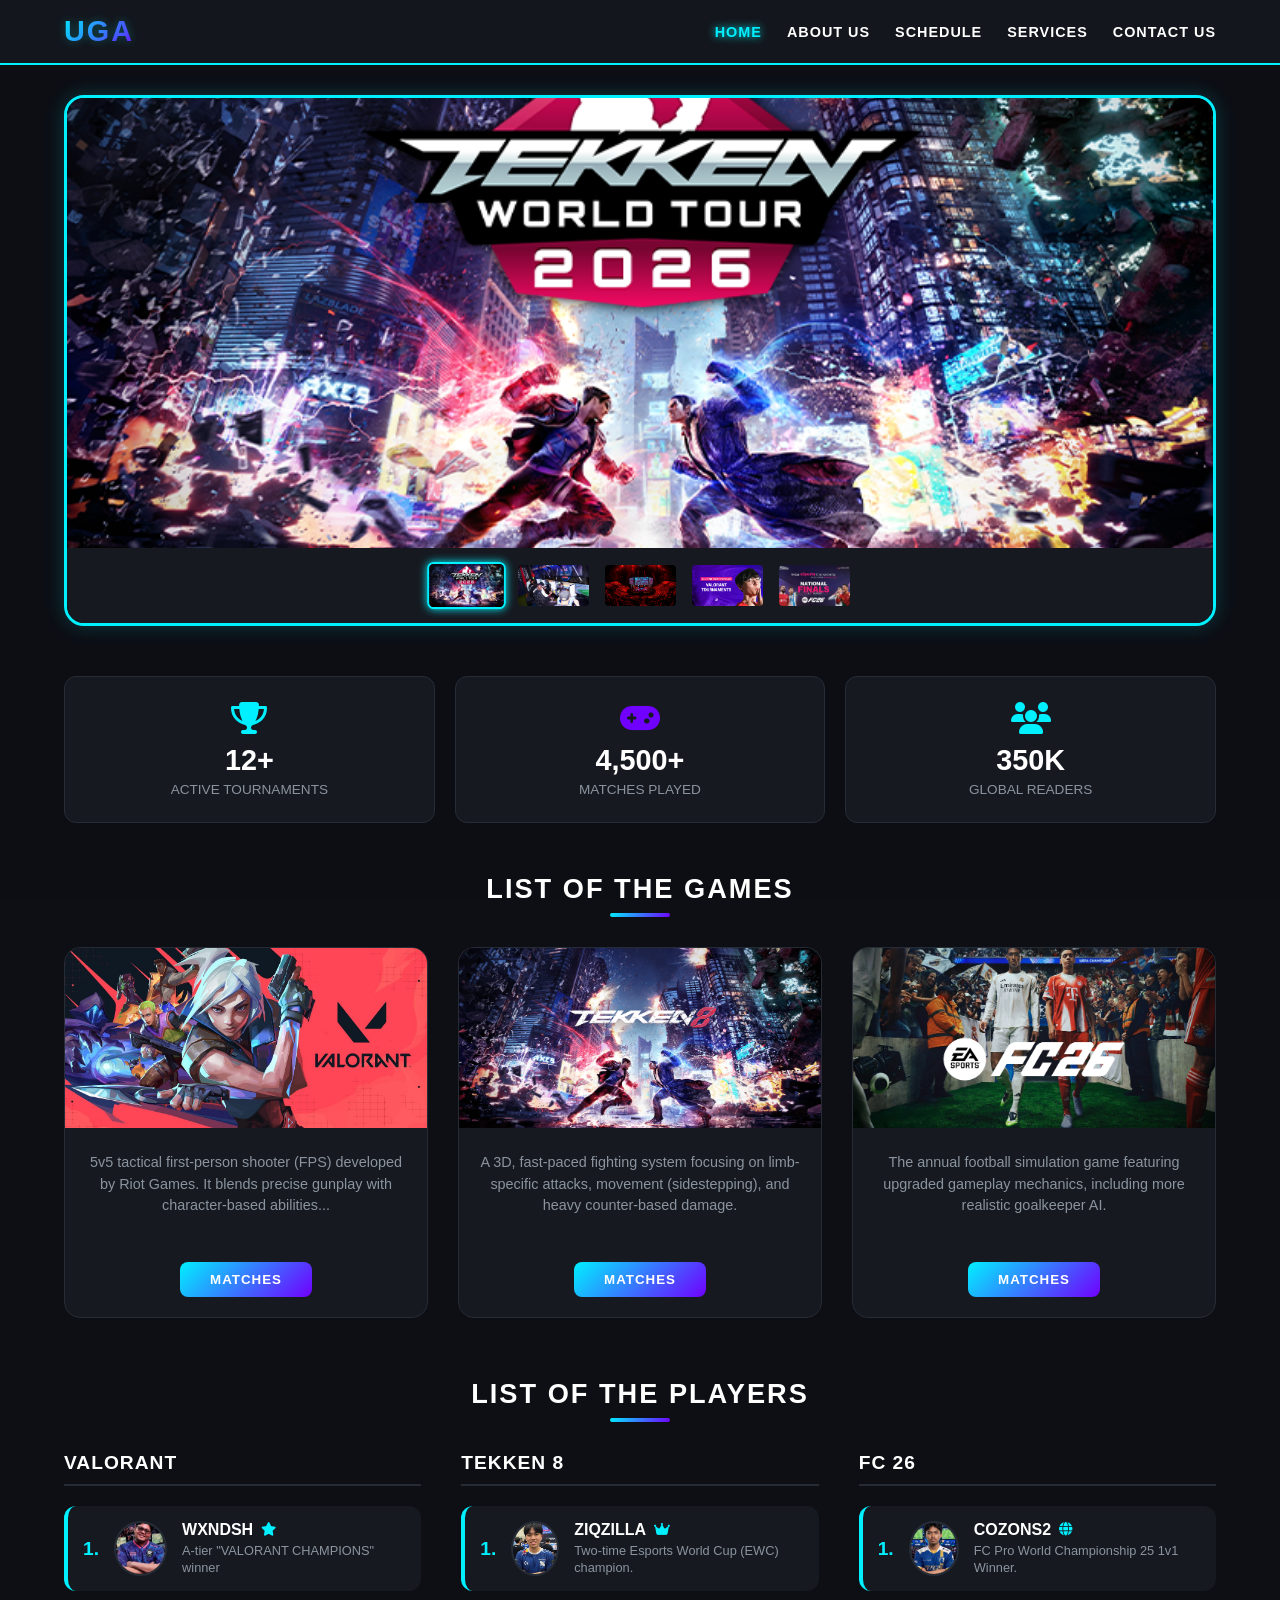
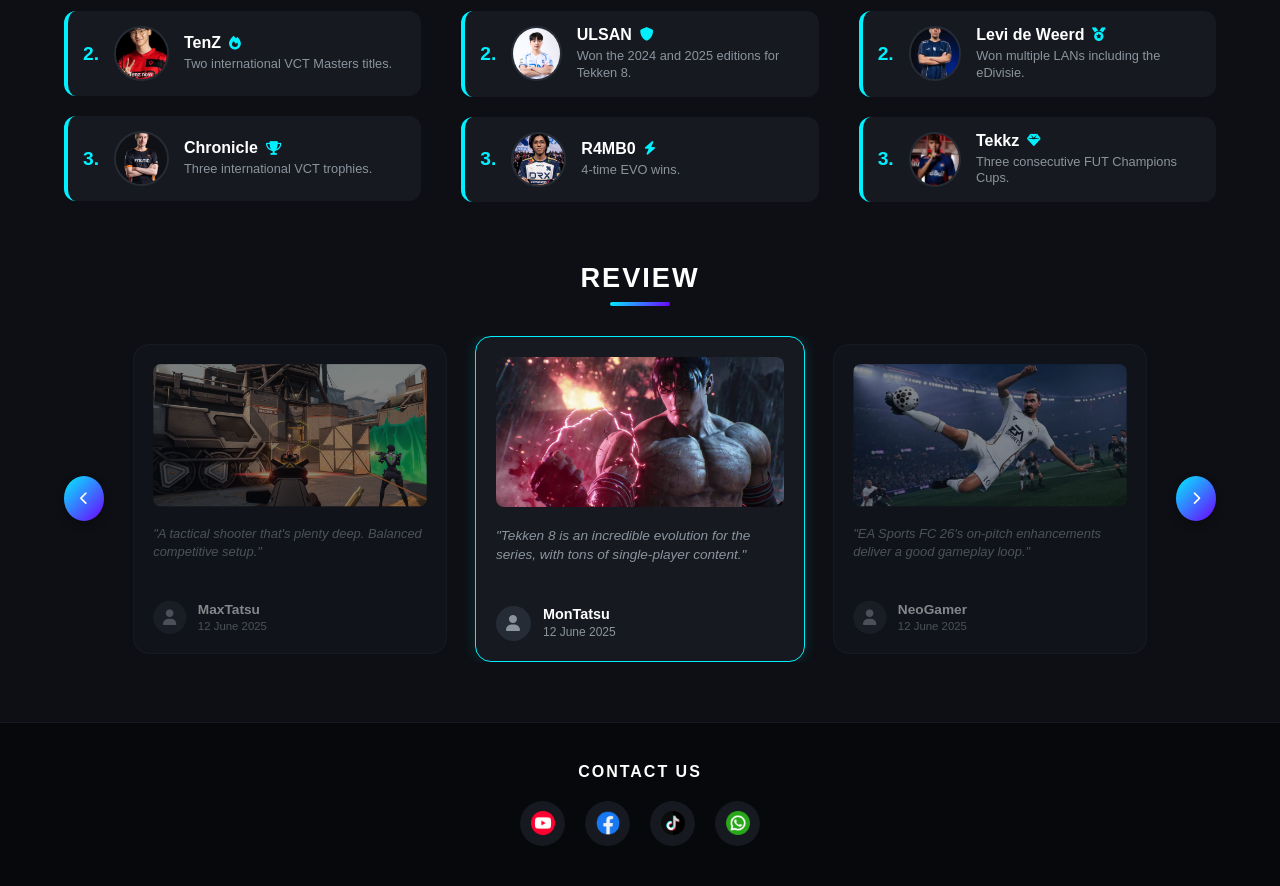
<file: index.html>
<!DOCTYPE html>
<html lang="en">
<head>
    <meta charset="UTF-8">
    <meta name="viewport" content="width=device-width, initial-scale=1.0">
    <title>UGA Esports</title>
    <link rel="stylesheet" href="css/style.css">
    <!-- FIXED: Added FontAwesome CDN so icons can render cleanly -->
    <link rel="stylesheet" href="https://cdnjs.cloudflare.com/ajax/libs/font-awesome/6.4.0/css/all.min.css">
</head>
<body>

<!-- Force fixed background behavior directly inline -->
<video autoplay muted loop playsinline id="bg-video" 
       style="position: fixed; 
              top: 0; 
              left: 0; 
              width: 100vw; 
              height: 100vh; 
              object-fit: cover; 
              z-index: -9999; 
              pointer-events: none; 
              opacity: 0.35;">
    <source src="img/tekken8video.mp4" type="video/mp4">
    Your browser does not support the video tag.
</video>

	
    <!-- HEADER / NAVIGATION -->
    <header>
        <div class="navbar container">
            <div class="logo">
                <span class="logo-text">UGA</span>
            </div>
            <nav>
                <ul>
                    <li><a href="index.html" class="active">HOME</a></li>
                    <li><a href="about.html">ABOUT US</a></li>
                    <li><a href="schedule.html">SCHEDULE</a></li>
                    <li><a href="services.html">SERVICES</a></li>
                    <li><a href="contact.html">CONTACT US</a></li>
                </ul>
            </nav>
        </div>
    </header>

    <!-- HERO / BANNER SLIDER -->
    <section class="hero-section container">
        <div class="main-slider-container">
            <div class="main-slider">
                <img src="img/tekken82.png" alt="Esports Tournament" id="featured-img">
            </div>
            <div class="slider-thumbnails">
                <img src="img/tekken82.png" class="thumb active" onclick="changeSlide(this)">
                <img src="img/fc 262.jpg" class="thumb" onclick="changeSlide(this)">
                <img src="img/valo2.jpg" class="thumb" onclick="changeSlide(this)">
                <img src="img/valo3.jpg" class="thumb" onclick="changeSlide(this)">
                <img src="img/fc264.jpg" class="thumb" onclick="changeSlide(this)">
            </div>
        </div>
    </section>

    <!-- UNIQUE NEW INTERACTIVE PANEL: LIVE TOURNAMENT METRICS (HOVER TO GLOW) -->
    <section class="metrics-panel container" style="margin-bottom: 50px; display: grid; grid-template-columns: repeat(auto-fit, minmax(220px, 1fr)); gap: 20px; text-align: center;">
        <div class="metric-card" style="background: var(--bg-card, #161920); padding: 25px; border-radius: 12px; border: 1px solid #262c36; transition: 0.3s;" onmouseenter="this.style.borderColor='var(--neon-blue)'" onmouseleave="this.style.borderColor='#262c36'">
            <i class="fa-solid fa-trophy" style="font-size: 2rem; color: var(--neon-blue); margin-bottom: 10px;"></i>
            <h3 style="font-size: 1.8rem; margin-bottom: 5px;">12+</h3>
            <p style="color: var(--text-muted); font-size: 0.85rem;">ACTIVE TOURNAMENTS</p>
        </div>
        <div class="metric-card" style="background: var(--bg-card, #161920); padding: 25px; border-radius: 12px; border: 1px solid #262c36; transition: 0.3s;" onmouseenter="this.style.borderColor='var(--neon-purple)'" onmouseleave="this.style.borderColor='#262c36'">
            <i class="fa-solid fa-gamepad" style="font-size: 2rem; color: var(--neon-purple); margin-bottom: 10px;"></i>
            <h3 style="font-size: 1.8rem; margin-bottom: 5px;">4,500+</h3>
            <p style="color: var(--text-muted); font-size: 0.85rem;">MATCHES PLAYED</p>
        </div>
        <div class="metric-card" style="background: var(--bg-card, #161920); padding: 25px; border-radius: 12px; border: 1px solid #262c36; transition: 0.3s;" onmouseenter="this.style.borderColor='var(--neon-blue)'" onmouseleave="this.style.borderColor='#262c36'">
            <i class="fa-solid fa-users" style="font-size: 2rem; color: var(--neon-blue); margin-bottom: 10px;"></i>
            <h3 style="font-size: 1.8rem; margin-bottom: 5px;">350K</h3>
            <p style="color: var(--text-muted); font-size: 0.85rem;">GLOBAL READERS</p>
        </div>
    </section>

    <!-- LIST OF GAMES -->
    <section class="games-section container">
        <h2 class="section-title">LIST OF THE GAMES</h2>
        <div class="games-grid">
            <div class="game-card">
                <div class="game-img-wrapper">
                    <img src="img/valo.jpg" alt="Valorant">
                </div>
                <div class="game-card-content">
                    <p>5v5 tactical first-person shooter (FPS) developed by Riot Games. It blends precise gunplay with character-based abilities...</p>
                    <button class="btn-matches" onclick="window.location.href='schedule.html'">MATCHES</button>
                </div>
            </div>
            <div class="game-card">
                <div class="game-img-wrapper">
                    <img src="img/tekken8.png" alt="Tekken 8">
                </div>
                <div class="game-card-content">
                    <p>A 3D, fast-paced fighting system focusing on limb-specific attacks, movement (sidestepping), and heavy counter-based damage.</p>
                    <button class="btn-matches" onclick="window.location.href='schedule.html'">MATCHES</button>
                </div>
            </div>
            <div class="game-card">
                <div class="game-img-wrapper">
                    <img src="img/fc26.jpg" alt="FC 26">
                </div>
                <div class="game-card-content">
                    <p>The annual football simulation game featuring upgraded gameplay mechanics, including more realistic goalkeeper AI.</p>
                    <button class="btn-matches" onclick="window.location.href='schedule.html'">MATCHES</button>
                </div>
            </div>
        </div>
    </section>

    <!-- LIST OF PLAYERS -->
    <section class="players-section container">
        <h2 class="section-title">LIST OF THE PLAYERS</h2>
        <div class="players-columns">
            <div class="player-column">
                <h3 class="game-heading">VALORANT</h3>
                <div class="player-list">
                    <div class="player-row"><span class="rank">1.</span><img src="img/wan.png" class="avatar"><div class="player-info"><h4>WXNDSH <i class="fa-solid fa-star icon-accent"></i></h4><p>A-tier "VALORANT CHAMPIONS" winner</p></div></div>
                    <div class="player-row"><span class="rank">2.</span><img src="img/tenz.jpg" class="avatar"><div class="player-info"><h4>TenZ <i class="fa-solid fa-fire icon-accent"></i></h4><p>Two international VCT Masters titles.</p></div></div>
                    <div class="player-row"><span class="rank">3.</span><img src="img/Chronicle.webp" class="avatar"><div class="player-info"><h4>Chronicle <i class="fa-solid fa-trophy icon-accent"></i></h4><p>Three international VCT trophies.</p></div></div>
                </div>
            </div>
            <div class="player-column">
                <h3 class="game-heading">TEKKEN 8</h3>
                <div class="player-list">
                    <div class="player-row"><span class="rank">1.</span><img src="img/ziqzilla.png"  class="avatar"><div class="player-info"><h4>ZIQZILLA <i class="fa-solid fa-crown icon-accent"></i></h4><p>Two-time Esports World Cup (EWC) champion.</p></div></div>
                    <div class="player-row"><span class="rank">2.</span><img src="img/ulsan.png" class="avatar"><div class="player-info"><h4>ULSAN <i class="fa-solid fa-shield icon-accent"></i></h4><p>Won the 2024 and 2025 editions for Tekken 8.</p></div></div>
                    <div class="player-row"><span class="rank">3.</span><img src="img/RAMBO.png" class="avatar"><div class="player-info"><h4>R4MB0 <i class="fa-solid fa-bolt icon-accent"></i></h4><p>4-time EVO wins.</p></div></div>
                </div>
            </div>
            <div class="player-column">
                <h3 class="game-heading">FC 26</h3>
                <div class="player-list">
                    <div class="player-row"><span class="rank">1.</span><img src="img/cozons.png" class="avatar"><div class="player-info"><h4>COZONS2 <i class="fa-solid fa-globe icon-accent"></i></h4><p>FC Pro World Championship 25 1v1 Winner.</p></div></div>
                    <div class="player-row"><span class="rank">2.</span><img src="img/Levi.webp" class="avatar"><div class="player-info"><h4>Levi de Weerd <i class="fa-solid fa-medal icon-accent"></i></h4><p>Won multiple LANs including the eDivisie.</p></div></div>
                    <div class="player-row"><span class="rank">3.</span><img src="img/tekkz.jpg" class="avatar"><div class="player-info"><h4>Tekkz <i class="fa-solid fa-gem icon-accent"></i></h4><p>Three consecutive FUT Champions Cups.</p></div></div>
                </div>
            </div>
        </div>
    </section>

    <!-- REVIEWS SECTION -->
    <section class="review-section container">
        <h2 class="section-title">REVIEW</h2>
        <div class="carousel-container">
            <button class="carousel-btn prev" onclick="moveReview(-1)"><i class="fa-solid fa-chevron-left"></i></button>
            <div class="reviews-wrapper">
                <div class="review-card">
                    <img src="img/valo1.jpg" class="review-img">
                    <p class="review-text">"A tactical shooter that's plenty deep. Balanced competitive setup."</p>
                    <div class="reviewer-info"><div class="user-placeholder"><i class="fa-solid fa-user"></i></div><div><h5>MaxTatsu</h5><span>12 June 2025</span></div></div>
                </div>
                <div class="review-card active-card">
                    <img src="img/tekken81.jpg" class="review-img">
                    <p class="review-text">"Tekken 8 is an incredible evolution for the series, with tons of single-player content."</p>
                    <div class="reviewer-info"><div class="user-placeholder"><i class="fa-solid fa-user"></i></div><div><h5>MonTatsu</h5><span>12 June 2025</span></div></div>
                </div>
                <div class="review-card">
                    <img src="img/zlatan.webp" class="review-img">
                    <p class="review-text">"EA Sports FC 26's on-pitch enhancements deliver a good gameplay loop."</p>
                    <div class="reviewer-info"><div class="user-placeholder"><i class="fa-solid fa-user"></i></div><div><h5>NeoGamer</h5><span>12 June 2025</span></div></div>
                </div>
            </div>
            <button class="carousel-btn next" onclick="moveReview(1)"><i class="fa-solid fa-chevron-right"></i></button>
        </div>
    </section>

    <!-- FOOTER WITH STRATEGIC APP RE-ROUTING -->
    <footer>
        <div class="footer-content container">
            <h4>CONTACT US</h4>
            <div class="social-icons">
                <a href="https://youtube.com" target="_blank" class="social-icon youtube"><img src="img/youtube.png" alt="YouTube"></a>
                <a href="https://facebook.com" target="_blank" class="social-icon facebook"><img src="img/facebook.png" alt="Facebook"></a>
                <a href="https://tiktok.com" target="_blank" class="social-icon tiktok"><img src="img/tiktok.png" alt="TikTok"></a>
                <!-- INTERACTIVE WHATSAPP INTEGRATION LINK -->
                <a href="https://wa.me/1234567890?text=Hello%20UGA%20Esports!" target="_blank" class="social-icon whatsapp"><img src="img/whatsapp.png" alt="WhatsApp"></a>
            </div>
        </div>
    </footer>

    <!-- FIXED: Proper JavaScript reference tag -->
    <script src="js/script.js"></script>
</body>
</html>
</file>
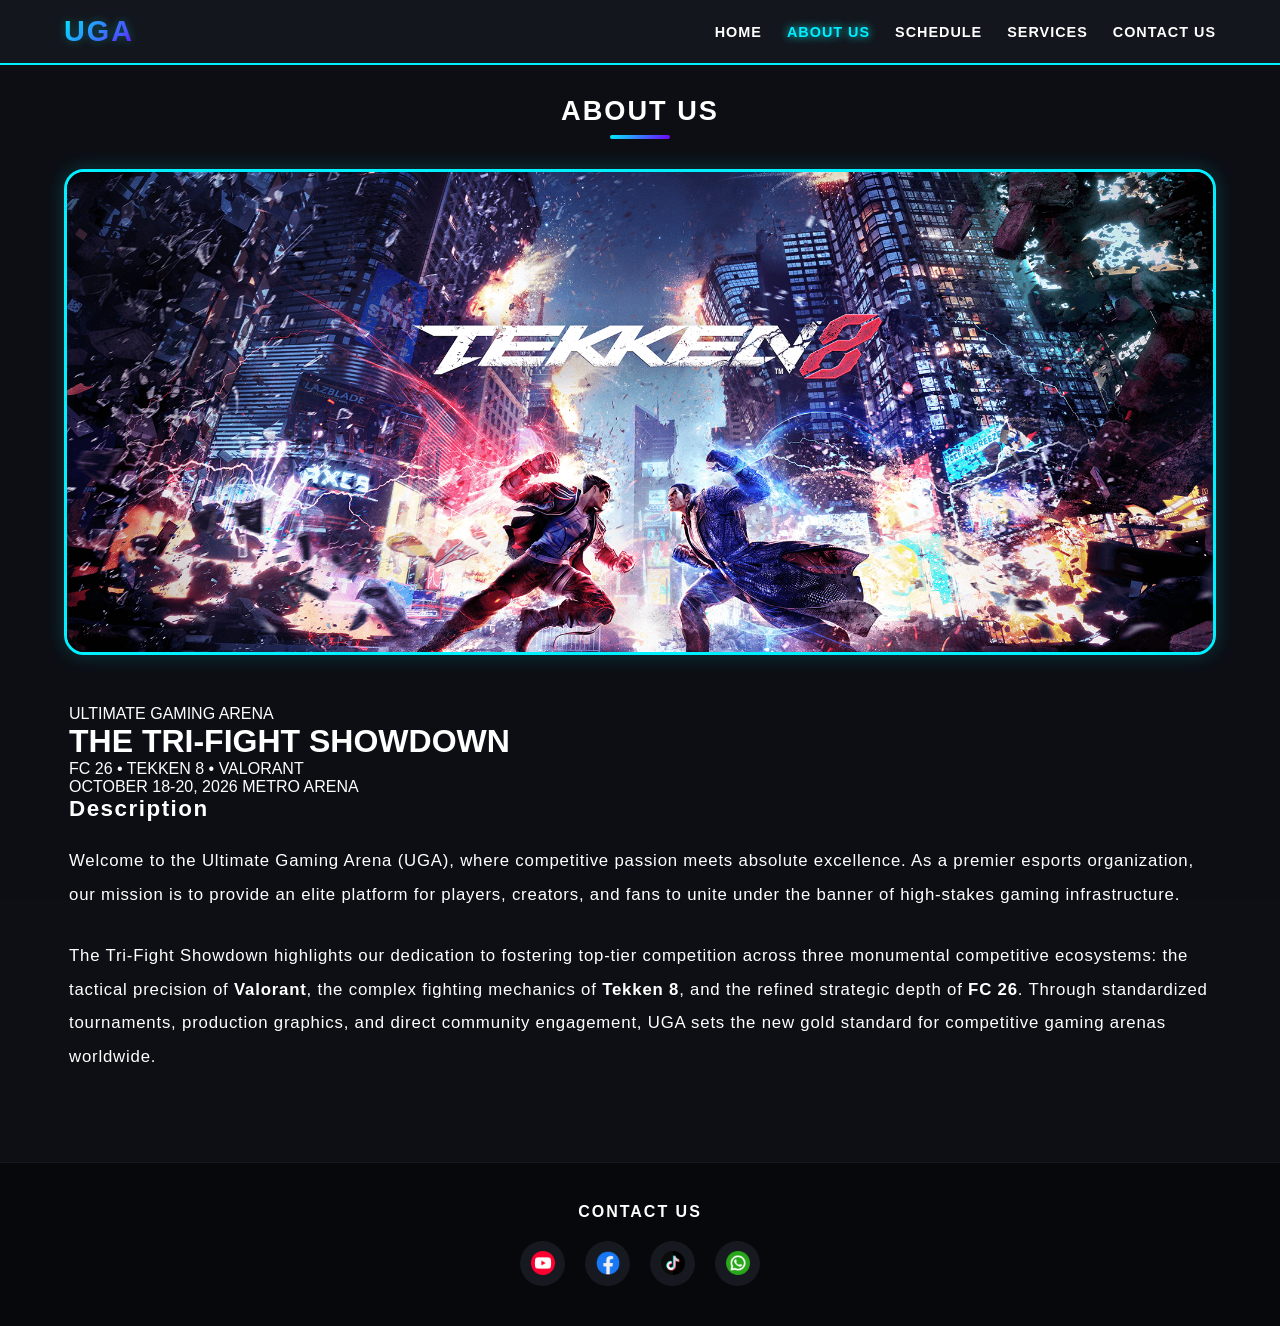
<file: about.html>
<!DOCTYPE html>
<html lang="en">
<head>
    <meta charset="UTF-8">
    <meta name="viewport" content="width=device-width, initial-scale=1.0">
    <title>About Us - UGA Esports</title>
    <link rel="stylesheet" href="css/style1.css">
    <!-- FontAwesome for Icons -->
    <link rel="stylesheet" href="js/script.js">
</head>
<body>

<!-- Force fixed background behavior directly inline -->
<video autoplay muted loop playsinline id="bg-video" 
       style="position: fixed; 
              top: 0; 
              left: 0; 
              width: 100vw; 
              height: 100vh; 
              object-fit: cover; 
              z-index: -9999; 
              pointer-events: none; 
              opacity: 0.35;">
    <source src="img/fc26video.mp4" type="video/mp4">
    Your browser does not support the video tag.
</video>
	
    <!-- HEADER / NAVIGATION -->
    <header>
        <div class="navbar container">
            <div class="logo">
                <span class="logo-text">UGA</span>
            </div>
            <nav>
                <ul>
                    <li><a href="index.html">HOME</a></li>
                    <li><a href="about.html" class="active">ABOUT US</a></li>
                    <li><a href="schedule.html">SCHEDULE</a></li>
                    <li><a href="services.html">SERVICES</a></li>
                    <li><a href="contact.html">CONTACT US</a></li>
                </ul>
            </nav>
        </div>
    </header>

    <!-- ABOUT US CONTENT SECTION -->
    <main class="about-section container">
        <h2 class="section-title">ABOUT US</h2>
        
        <!-- Image Box Frame with explicit Poster Asset -->
        <div class="about-hero-container">
            <img src="img/tekken8.png" alt="UGA Tri-Fight Showdown Banner" class="about-poster-img">
        </div>

        <!-- Description Box with spaced styling rules -->
        <div class="about-description-box">
            <div class="poster-text-details">
                <span class="sub-badge">ULTIMATE GAMING ARENA</span>
                <h1 class="main-event-title">THE TRI-FIGHT SHOWDOWN</h1>
                <p class="games-featured">FC 26 • TEKKEN 8 • VALORANT</p>
                <div class="event-meta">
                    <span><i class="fa-solid fa-calendar-days"></i> OCTOBER 18-20, 2026</span>
                    <span><i class="fa-solid fa-location-dot"></i> METRO ARENA</span>
                </div>
            </div>

            <h3 class="description-title">Description</h3>
            <p class="description-text">
                Welcome to the Ultimate Gaming Arena (UGA), where competitive passion meets absolute excellence. As a premier esports organization, our mission is to provide an elite platform for players, creators, and fans to unite under the banner of high-stakes gaming infrastructure. 
            </p>
            <p class="description-text">
                The Tri-Fight Showdown highlights our dedication to fostering top-tier competition across three monumental competitive ecosystems: the tactical precision of <strong>Valorant</strong>, the complex fighting mechanics of <strong>Tekken 8</strong>, and the refined strategic depth of <strong>FC 26</strong>. Through standardized tournaments, production graphics, and direct community engagement, UGA sets the new gold standard for competitive gaming arenas worldwide.
            </p>
        </div>
    </main>

    <!-- FOOTER -->
    <footer>
        <div class="footer-content container">
            <h4>CONTACT US</h4>
            <div class="social-icons">
                <a href="https://youtube.com" target="_blank" class="social-icon youtube"><img src="img/youtube.png" alt="YouTube"></a>
                <a href="https://facebook.com" target="_blank" class="social-icon facebook"><img src="img/facebook.png" alt="Facebook"></a>
                <a href="https://tiktok.com" target="_blank" class="social-icon tiktok"><img src="img/tiktok.png" alt="TikTok"></a>
                <!-- INTERACTIVE WHATSAPP INTEGRATION LINK -->
                <a href="https://wa.me/1234567890?text=Hello%20UGA%20Esports!" target="_blank" class="social-icon whatsapp"><img src="img/whatsapp.png" alt="WhatsApp"></a>
            </div>
        </div>
    </footer>

</body>
</html>
</file>
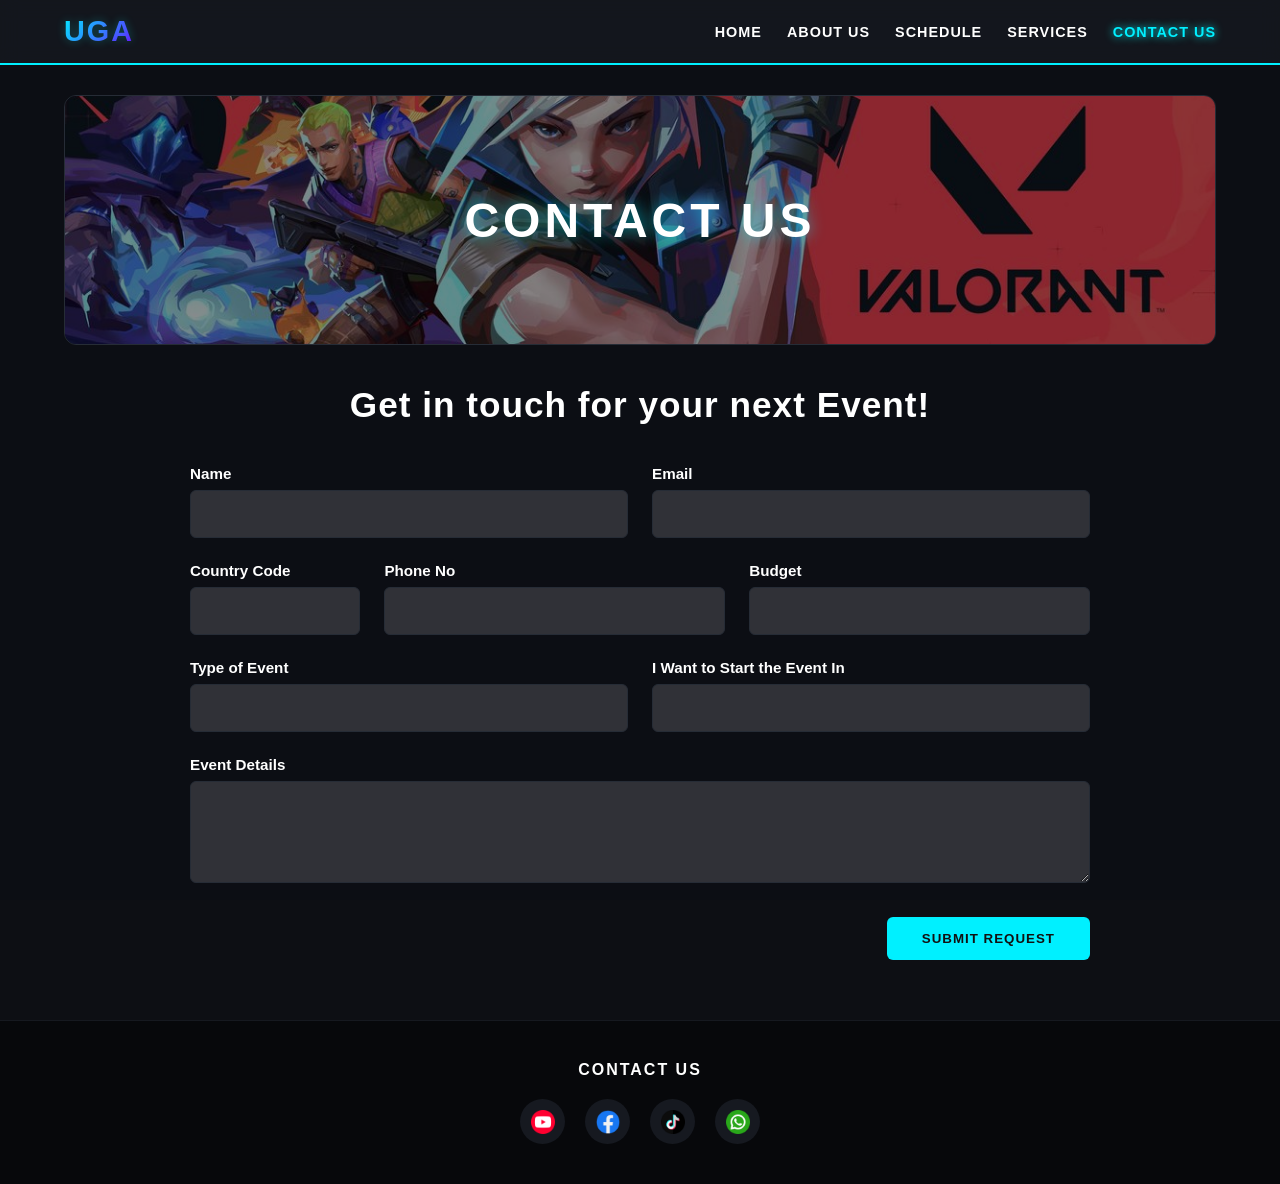
<file: contact.html>
<!DOCTYPE html>
<html lang="en">
<head>
    <meta charset="UTF-8">
    <meta name="viewport" content="width=device-width, initial-scale=1.0">
    <title>UGA Esports - Contact Us</title>
    <link rel="stylesheet" href="css/style.css">
    <!-- FontAwesome CDN for Icons -->
    <link rel="stylesheet" href="https://cdnjs.cloudflare.com/ajax/libs/font-awesome/6.4.0/css/all.min.css">
</head>
<body>

    <!-- VIDEO BACKGROUND OVERLAY -->
    <video autoplay muted loop playsinline id="bg-video" 
           style="position: fixed; 
                  top: 0; 
                  left: 0; 
                  width: 100vw; 
                  height: 100vh; 
                  object-fit: cover; 
                  z-index: -9999; 
                  pointer-events: none; 
                  opacity: 0.35;">
        <source src="img/valovideo.mp4" type="video/mp4">
        Your browser does not support the video tag.
    </video>

    <!-- HEADER / NAVIGATION -->
    <header>
        <div class="navbar container">
            <div class="logo">
                <span class="logo-text">UGA</span>
            </div>
            <nav>
                <ul>
                    <li><a href="index.html">HOME</a></li>
                    <li><a href="about.html">ABOUT US</a></li>
                    <li><a href="schedule.html">SCHEDULE</a></li>
                    <li><a href="services.html">SERVICES</a></li>
                    <li><a href="contact.html" class="active">CONTACT US</a></li>
                </ul>
            </nav>
        </div>
    </header>

    <!-- CONTACT BANNER SECTION -->
    <section class="hero-section container" style="margin-bottom: 40px;">
        <div style="position: relative; width: 100%; height: 250px; overflow: hidden; border-radius: 12px; border: 1px solid #262c36;">
            <img src="img/valo.jpg" alt="Contact Banner" style="width: 100%; height: 100%; object-fit: cover; filter: brightness(0.55);">
            <div style="position: absolute; top: 50%; left: 50%; transform: translate(-50%, -50%); text-align: center; width: 100%;">
                <h1 style="font-size: 3rem; font-family: sans-serif; letter-spacing: 4px; color: #fff; text-shadow: 0 0 15px rgba(0,240,255,0.6);">CONTACT US</h1>
            </div>
        </div>
    </section>

    <!-- EVENT BOOKING FORM SECTION -->
    <section class="contact-form-section container" style="margin-bottom: 60px; max-width: 900px;">
        <h2 style="text-align: center; font-size: 2.2rem; margin-bottom: 40px; font-family: sans-serif; letter-spacing: 1px; color: #fff;">
            Get in touch for your next Event!
        </h2>

        <!-- BAKED-IN FORM ID -->
        <form id="event-contact-form" style="display: flex; flex-direction: column; gap: 24px;">
            
            <!-- ROW 1: Name and Email -->
            <div style="display: grid; grid-template-columns: repeat(auto-fit, minmax(350px, 1fr)); gap: 24px;">
                <div style="display: flex; flex-direction: column; gap: 8px;">
                    <label style="font-weight: bold; color: #fff; font-size: 0.95rem;">Name</label>
                    <input type="text" id="form-name" required style="width: 100%; padding: 14px; border-radius: 6px; border: 1px solid #262c36; background: rgba(255, 255, 255, 0.15); color: #fff; font-size: 1rem; outline: none; transition: 0.3s;" onfocus="this.style.borderColor='#00f0ff'" onblur="this.style.borderColor='#262c36'">
                </div>
                <div style="display: flex; flex-direction: column; gap: 8px;">
                    <label style="font-weight: bold; color: #fff; font-size: 0.95rem;">Email</label>
                    <input type="email" id="form-email" required style="width: 100%; padding: 14px; border-radius: 6px; border: 1px solid #262c36; background: rgba(255, 255, 255, 0.15); color: #fff; font-size: 1rem; outline: none; transition: 0.3s;" onfocus="this.style.borderColor='#00f0ff'" onblur="this.style.borderColor='#262c36'">
                </div>
            </div>

            <!-- ROW 2: Country Code, Phone No, Budget -->
            <div style="display: grid; grid-template-columns: 1fr 2fr 2fr; gap: 24px;">
                <div style="display: flex; flex-direction: column; gap: 8px;">
                    <label style="font-weight: bold; color: #fff; font-size: 0.95rem; white-space: nowrap;">Country Code</label>
                    <input type="text" style="width: 100%; padding: 14px; border-radius: 6px; border: 1px solid #262c36; background: rgba(255, 255, 255, 0.15); color: #fff; font-size: 1rem; outline: none; transition: 0.3s;" onfocus="this.style.borderColor='#00f0ff'" onblur="this.style.borderColor='#262c36'">
                </div>
                <div style="display: flex; flex-direction: column; gap: 8px;">
                    <label style="font-weight: bold; color: #fff; font-size: 0.95rem;">Phone No</label>
                    <input type="tel" style="width: 100%; padding: 14px; border-radius: 6px; border: 1px solid #262c36; background: rgba(255, 255, 255, 0.15); color: #fff; font-size: 1rem; outline: none; transition: 0.3s;" onfocus="this.style.borderColor='#00f0ff'" onblur="this.style.borderColor='#262c36'">
                </div>
                <div style="display: flex; flex-direction: column; gap: 8px;">
                    <label style="font-weight: bold; color: #fff; font-size: 0.95rem;">Budget</label>
                    <input type="text" style="width: 100%; padding: 14px; border-radius: 6px; border: 1px solid #262c36; background: rgba(255, 255, 255, 0.15); color: #fff; font-size: 1rem; outline: none; transition: 0.3s;" onfocus="this.style.borderColor='#00f0ff'" onblur="this.style.borderColor='#262c36'">
                </div>
            </div>

            <!-- ROW 3: Type of Event and Timeline -->
            <div style="display: grid; grid-template-columns: repeat(auto-fit, minmax(350px, 1fr)); gap: 24px;">
                <div style="display: flex; flex-direction: column; gap: 8px;">
                    <label style="font-weight: bold; color: #fff; font-size: 0.95rem;">Type of Event</label>
                    <input type="text" style="width: 100%; padding: 14px; border-radius: 6px; border: 1px solid #262c36; background: rgba(255, 255, 255, 0.15); color: #fff; font-size: 1rem; outline: none; transition: 0.3s;" onfocus="this.style.borderColor='#00f0ff'" onblur="this.style.borderColor='#262c36'">
                </div>
                <div style="display: flex; flex-direction: column; gap: 8px;">
                    <label style="font-weight: bold; color: #fff; font-size: 0.95rem;">I Want to Start the Event In</label>
                    <input type="text" style="width: 100%; padding: 14px; border-radius: 6px; border: 1px solid #262c36; background: rgba(255, 255, 255, 0.15); color: #fff; font-size: 1rem; outline: none; transition: 0.3s;" onfocus="this.style.borderColor='#00f0ff'" onblur="this.style.borderColor='#262c36'">
                </div>
            </div>

            <!-- ROW 4: Event Details -->
            <div style="display: flex; flex-direction: column; gap: 8px;">
                <label style="font-weight: bold; color: #fff; font-size: 0.95rem;">Event Details</label>
                <textarea rows="4" style="width: 100%; padding: 14px; border-radius: 6px; border: 1px solid #262c36; background: rgba(255, 255, 255, 0.15); color: #fff; font-size: 1rem; outline: none; resize: vertical; transition: 0.3s;" onfocus="this.style.borderColor='#00f0ff'" onblur="this.style.borderColor='#262c36'"></textarea>
            </div>

            <!-- BAKED-IN BUTTON ID -->
            <div style="text-align: right; margin-top: 10px;">
                <button type="submit" id="submit-btn" style="background: #00f0ff; color: #111; border: none; padding: 14px 35px; font-weight: bold; border-radius: 6px; cursor: pointer; text-transform: uppercase; letter-spacing: 1px; transition: 0.3s;">
                    Submit Request
                </button>
            </div>
        </form>
    </section>

    <!-- FOOTER -->
    <footer>
        <div class="footer-content container">
            <h4>CONTACT US</h4>
            <div class="social-icons">
                <a href="https://youtube.com" target="_blank" class="social-icon youtube"><img src="img/youtube.png" alt="YouTube"></a>
                <a href="https://facebook.com" target="_blank" class="social-icon facebook"><img src="img/facebook.png" alt="Facebook"></a>
                <a href="https://tiktok.com" target="_blank" class="social-icon tiktok"><img src="img/tiktok.png" alt="TikTok"></a>
                <a href="https://wa.me/1234567890?text=Hello%20UGA%20Esports%20Support!" target="_blank" class="social-icon whatsapp"><img src="img/whatsapp.png" alt="WhatsApp"></a>
            </div>
        </div>
    </footer>

    <!-- EMBEDDED FAILPROOF ENGINE -->
    <script>
        document.getElementById('event-contact-form').addEventListener('submit', function(event) {
            event.preventDefault(); // Stop page refresh

            const nameValue = document.getElementById('form-name').value.trim();
            const submitBtn = document.getElementById('submit-btn');

            // 1. Loading Visual State Change
            submitBtn.disabled = true;
            submitBtn.style.background = '#333';
            submitBtn.style.color = '#888';
            submitBtn.style.cursor = 'not-allowed';
            submitBtn.innerText = 'TRANSMITTING...';

            // 2. Simulated Processing Delay (1.2 seconds)
            setTimeout(() => {
                // Success feedback pop-up
                alert("🚀 Transmission Complete, " + nameValue + "!\nYour operational data has been safely sent over to the UGA Esports coordinators.");
                
                // Clear the form
                document.getElementById('event-contact-form').reset();

                // 3. Reset Button State
                submitBtn.disabled = false;
                submitBtn.style.background = '#00f0ff';
                submitBtn.style.color = '#111';
                submitBtn.style.cursor = 'pointer';
                submitBtn.innerText = 'Submit Request';
            }, 1200);
        });
    </script>

    <script src="js/script.js"></script>
</body>
</html>
</file>
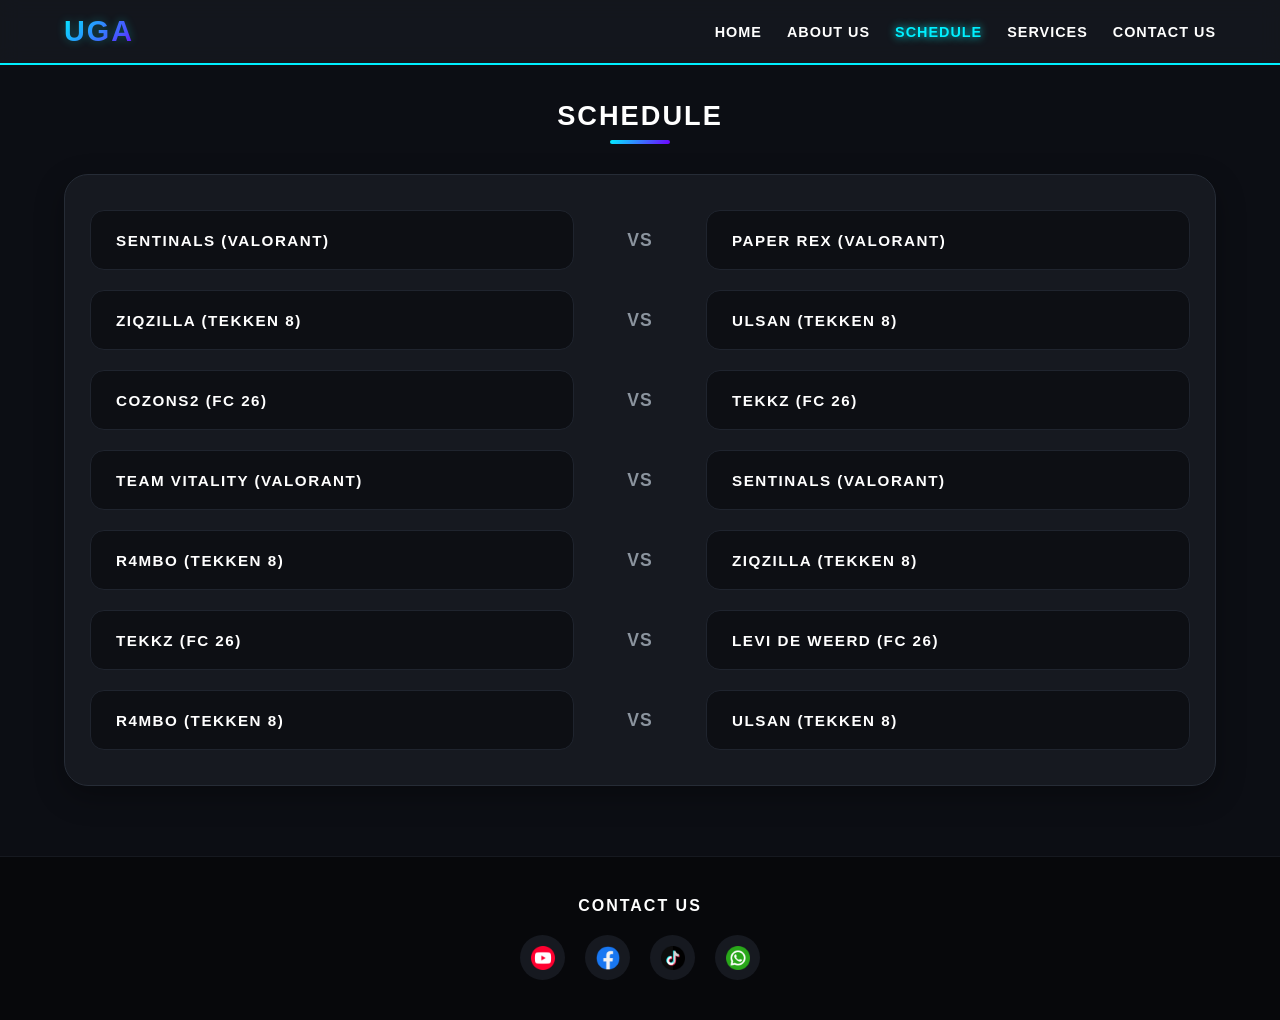
<file: schedule.html>
<!DOCTYPE html>
<html lang="en">
<head>
    <meta charset="UTF-8">
    <meta name="viewport" content="width=device-width, initial-scale=1.0">
    <title>Schedule - UGA Esports</title>
    <link rel="stylesheet" href="css/schedule.css">
    <!-- FontAwesome for Icons -->
    <link rel="stylesheet" href="https://cdnjs.cloudflare.com/ajax/libs/font-awesome/6.4.0/css/all.min.css">
</head>
<body>
	
<!-- Force fixed background behavior directly inline -->
<video autoplay muted loop playsinline id="bg-video" 
       style="position: fixed; 
              top: 0; 
              left: 0; 
              width: 100vw; 
              height: 100vh; 
              object-fit: cover; 
              z-index: -9999; 
              pointer-events: none; 
              opacity: 0.35;">
    <source src="img/valovideo.mp4" type="video/mp4">
    Your browser does not support the video tag.
</video>

    <!-- HEADER / NAVIGATION -->
    <header>
        <div class="navbar container">
            <div class="logo">
                <span class="logo-text">UGA</span>
            </div>
            <nav>
                <ul>
                    <li><a href="index.html">HOME</a></li>
                    <li><a href="about.html">ABOUT US</a></li>
                    <li><a href="schedule.html" class="active">SCHEDULE</a></li>
                    <li><a href="services.html">SERVICES</a></li>
                    <li><a href="contact.html">CONTACT US</a></li>
                </ul>
            </nav>
        </div>
    </header>

    <!-- SCHEDULE MAIN CONTENT -->
    <main class="schedule-section container">
        <h2 class="section-title">SCHEDULE</h2>
        
        <!-- Tournament Matches Container Grid -->
        <div class="schedule-container-box">
            
            <!-- Match 1 -->
            <div class="match-row">
                <div class="team-card">
                    <span class="team-name">SENTINALS (VALORANT)</span>
                </div>
                <div class="vs-divider">VS</div>
                <div class="team-card">
                    <span class="team-name">PAPER REX (VALORANT)</span>
                </div>
            </div>

            <!-- Match 2 -->
            <div class="match-row">
                <div class="team-card">
                    <span class="team-name">ZIQZILLA (TEKKEN 8)</span>
                </div>
                <div class="vs-divider">VS</div>
                <div class="team-card">
                    <span class="team-name">ULSAN (TEKKEN 8)</span>
                </div>
            </div>

            <!-- Match 3 (Highlighted matching the blue outline in your image mockup) -->
            <div class="match-row active-match">
                <div class="team-card highlighted-team">
                    <span class="team-name">COZONS2 (FC 26)</span>
                </div>
                <div class="vs-divider highlighted-vs">VS</div>
                <div class="team-card">
                    <span class="team-name">TEKKZ (FC 26)</span>
                </div>
            </div>

            <!-- Match 4 -->
            <div class="match-row">
                <div class="team-card">
                    <span class="team-name">TEAM VITALITY (VALORANT)</span>
                </div>
                <div class="vs-divider">VS</div>
                <div class="team-card">
                    <span class="team-name">SENTINALS (VALORANT)</span>
                </div>
            </div>

            <!-- Match 5 -->
            <div class="match-row">
                <div class="team-card">
                    <span class="team-name">R4MBO (TEKKEN 8)</span>
                </div>
                <div class="vs-divider">VS</div>
                <div class="team-card">
                    <span class="team-name">ZIQZILLA (TEKKEN 8)</span>
                </div>
            </div>

            <!-- Match 6 -->
            <div class="match-row">
                <div class="team-card">
                    <span class="team-name">TEKKZ (FC 26)</span>
                </div>
                <div class="vs-divider">VS</div>
                <div class="team-card">
                    <span class="team-name">LEVI DE WEERD (FC 26)</span>
                </div>
            </div>

            <!-- Match 7 -->
            <div class="match-row">
                <div class="team-card">
                    <span class="team-name">R4MBO (TEKKEN 8)</span>
                </div>
                <div class="vs-divider">VS</div>
                <div class="team-card">
                    <span class="team-name">ULSAN (TEKKEN 8)</span>
                </div>
            </div>

        </div>
    </main>

    <!-- FOOTER -->
     <footer>
        <div class="footer-content container">
            <h4>CONTACT US</h4>
            <div class="social-icons">
                <a href="https://youtube.com" target="_blank" class="social-icon youtube"><img src="img/youtube.png" alt="YouTube"></a>
                <a href="https://facebook.com" target="_blank" class="social-icon facebook"><img src="img/facebook.png" alt="Facebook"></a>
                <a href="https://tiktok.com" target="_blank" class="social-icon tiktok"><img src="img/tiktok.png" alt="TikTok"></a>
                <!-- INTERACTIVE WHATSAPP INTEGRATION LINK -->
                <a href="https://wa.me/1234567890?text=Hello%20UGA%20Esports!" target="_blank" class="social-icon whatsapp"><img src="img/whatsapp.png" alt="WhatsApp"></a>
            </div>
        </div>
    </footer>

</body>
</html>
</file>
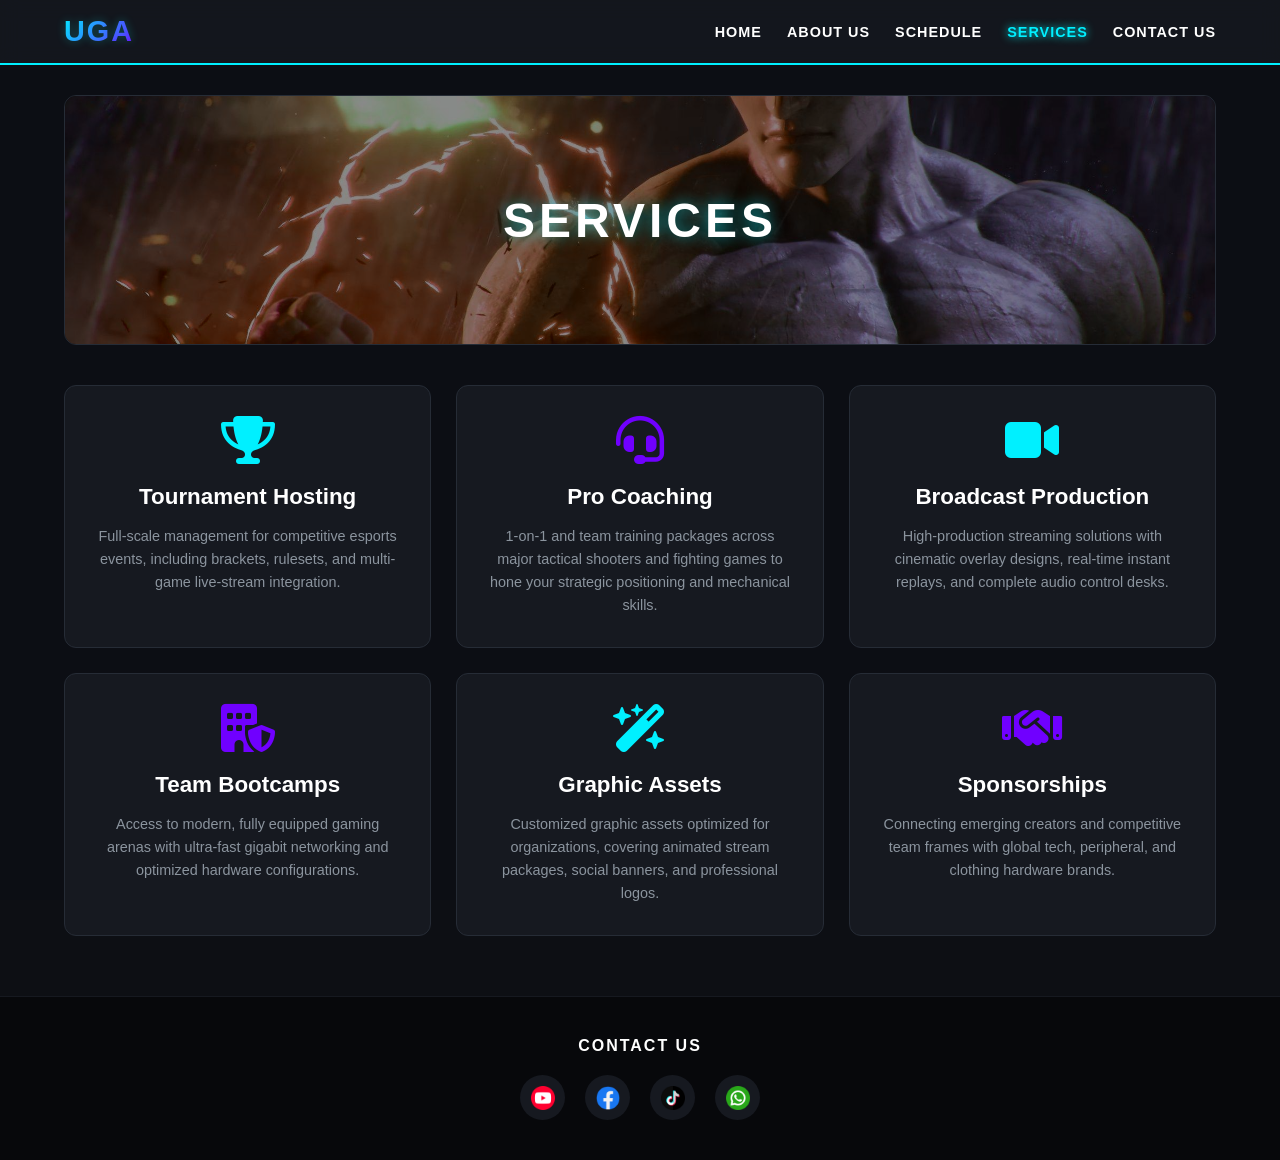
<file: services.html>
<!DOCTYPE html>
<html lang="en">
<head>
    <meta charset="UTF-8">
    <meta name="viewport" content="width=device-width, initial-scale=1.0">
    <title>UGA Esports - Services</title>
    <link rel="stylesheet" href="css/style.css">
    <!-- FontAwesome CDN for Service Icons -->
    <link rel="stylesheet" href="https://cdnjs.cloudflare.com/ajax/libs/font-awesome/6.4.0/css/all.min.css">
</head>
<body>

    <!-- VIDEO BACKGROUND OVERLAY -->
    <video autoplay muted loop playsinline id="bg-video" 
           style="position: fixed; 
                  top: 0; 
                  left: 0; 
                  width: 100vw; 
                  height: 100vh; 
                  object-fit: cover; 
                  z-index: -9999; 
                  pointer-events: none; 
                  opacity: 0.35;">
        <source src="img/tekken8video.mp4" type="video/mp4">
        Your browser does not support the video tag.
    </video>

    <!-- HEADER / NAVIGATION -->
    <header>
        <div class="navbar container">
            <div class="logo">
                <span class="logo-text">UGA</span>
            </div>
            <nav>
                <ul>
                    <li><a href="index.html">HOME</a></li>
                    <li><a href="about.html">ABOUT US</a></li>
                    <li><a href="schedule.html">SCHEDULE</a></li>
                    <li><a href="services.html" class="active">SERVICES</a></li>
                    <li><a href="contact.html">CONTACT US</a></li>
                </ul>
            </nav>
        </div>
    </header>

    <!-- SERVICES BANNER SECTION -->
    <section class="hero-section container" style="margin-bottom: 40px;">
        <div style="position: relative; width: 100%; height: 250px; overflow: hidden; border-radius: 12px; border: 1px solid #262c36;">
            <img src="img/tekken81.jpg" alt="Services Banner" style="width: 100%; height: 100%; object-fit: cover; filter: hue-rotate(45deg) brightness(0.55);">
            <div style="position: absolute; top: 50%; left: 50%; transform: translate(-50%, -50%); text-align: center; width: 100%;">
                <h1 style="font-size: 3rem; font-family: sans-serif; letter-spacing: 4px; color: #fff; text-shadow: 0 0 15px rgba(0,240,255,0.6);">SERVICES</h1>
            </div>
        </div>
    </section>

    <!-- INTERACTIVE 6-CARD GRID PANEL -->
    <section class="services-grid-section container" style="margin-bottom: 60px;">
        <div style="display: grid; grid-template-columns: repeat(auto-fit, minmax(300px, 1fr)); gap: 25px;">
            
            <!-- CARD 1 -->
            <div class="game-card" style="background: var(--bg-card, #161920); border: 1px solid #262c36; border-radius: 12px; padding: 30px; text-align: center; transition: 0.3s;" onmouseenter="this.style.borderColor='var(--neon-blue)', this.style.transform='translateY(-5px)'" onmouseleave="this.style.borderColor='#262c36', this.style.transform='translateY(0)'">
                <i class="fa-solid fa-trophy" style="font-size: 3rem; color: var(--neon-blue, #00f0ff); margin-bottom: 20px;"></i>
                <h3 style="font-size: 1.4rem; margin-bottom: 15px; color: #fff;">Tournament Hosting</h3>
                <p style="color: var(--text-muted, #a3a3a3); font-size: 0.9rem; line-height: 1.6;">Full-scale management for competitive esports events, including brackets, rulesets, and multi-game live-stream integration.</p>
            </div>

            <!-- CARD 2 -->
            <div class="game-card" style="background: var(--bg-card, #161920); border: 1px solid #262c36; border-radius: 12px; padding: 30px; text-align: center; transition: 0.3s;" onmouseenter="this.style.borderColor='var(--neon-purple)', this.style.transform='translateY(-5px)'" onmouseleave="this.style.borderColor='#262c36', this.style.transform='translateY(0)'">
                <i class="fa-solid fa-headset" style="font-size: 3rem; color: var(--neon-purple, #7000ff); margin-bottom: 20px;"></i>
                <h3 style="font-size: 1.4rem; margin-bottom: 15px; color: #fff;">Pro Coaching</h3>
                <p style="color: var(--text-muted, #a3a3a3); font-size: 0.9rem; line-height: 1.6;">1-on-1 and team training packages across major tactical shooters and fighting games to hone your strategic positioning and mechanical skills.</p>
            </div>

            <!-- CARD 3 -->
            <div class="game-card" style="background: var(--bg-card, #161920); border: 1px solid #262c36; border-radius: 12px; padding: 30px; text-align: center; transition: 0.3s;" onmouseenter="this.style.borderColor='var(--neon-blue)', this.style.transform='translateY(-5px)'" onmouseleave="this.style.borderColor='#262c36', this.style.transform='translateY(0)'">
                <i class="fa-solid fa-video" style="font-size: 3rem; color: var(--neon-blue, #00f0ff); margin-bottom: 20px;"></i>
                <h3 style="font-size: 1.4rem; margin-bottom: 15px; color: #fff;">Broadcast Production</h3>
                <p style="color: var(--text-muted, #a3a3a3); font-size: 0.9rem; line-height: 1.6;">High-production streaming solutions with cinematic overlay designs, real-time instant replays, and complete audio control desks.</p>
            </div>

            <!-- CARD 4 -->
            <div class="game-card" style="background: var(--bg-card, #161920); border: 1px solid #262c36; border-radius: 12px; padding: 30px; text-align: center; transition: 0.3s;" onmouseenter="this.style.borderColor='var(--neon-purple)', this.style.transform='translateY(-5px)'" onmouseleave="this.style.borderColor='#262c36', this.style.transform='translateY(0)'">
                <i class="fa-solid fa-building-shield" style="font-size: 3rem; color: var(--neon-purple, #7000ff); margin-bottom: 20px;"></i>
                <h3 style="font-size: 1.4rem; margin-bottom: 15px; color: #fff;">Team Bootcamps</h3>
                <p style="color: var(--text-muted, #a3a3a3); font-size: 0.9rem; line-height: 1.6;">Access to modern, fully equipped gaming arenas with ultra-fast gigabit networking and optimized hardware configurations.</p>
            </div>

            <!-- CARD 5 -->
            <div class="game-card" style="background: var(--bg-card, #161920); border: 1px solid #262c36; border-radius: 12px; padding: 30px; text-align: center; transition: 0.3s;" onmouseenter="this.style.borderColor='var(--neon-blue)', this.style.transform='translateY(-5px)'" onmouseleave="this.style.borderColor='#262c36', this.style.transform='translateY(0)'">
                <i class="fa-solid fa-wand-magic-sparkles" style="font-size: 3rem; color: var(--neon-blue, #00f0ff); margin-bottom: 20px;"></i>
                <h3 style="font-size: 1.4rem; margin-bottom: 15px; color: #fff;">Graphic Assets</h3>
                <p style="color: var(--text-muted, #a3a3a3); font-size: 0.9rem; line-height: 1.6;">Customized graphic assets optimized for organizations, covering animated stream packages, social banners, and professional logos.</p>
            </div>

            <!-- CARD 6 -->
            <div class="game-card" style="background: var(--bg-card, #161920); border: 1px solid #262c36; border-radius: 12px; padding: 30px; text-align: center; transition: 0.3s;" onmouseenter="this.style.borderColor='var(--neon-purple)', this.style.transform='translateY(-5px)'" onmouseleave="this.style.borderColor='#262c36', this.style.transform='translateY(0)'">
                <i class="fa-solid fa-handshake" style="font-size: 3rem; color: var(--neon-purple, #7000ff); margin-bottom: 20px;"></i>
                <h3 style="font-size: 1.4rem; margin-bottom: 15px; color: #fff;">Sponsorships</h3>
                <p style="color: var(--text-muted, #a3a3a3); font-size: 0.9rem; line-height: 1.6;">Connecting emerging creators and competitive team frames with global tech, peripheral, and clothing hardware brands.</p>
            </div>

        </div>
    </section>

    <!-- FOOTER WITH STRATEGIC APP RE-ROUTING -->
    <footer>
        <div class="footer-content container">
            <h4>CONTACT US</h4>
            <div class="social-icons">
                <a href="https://youtube.com" target="_blank" class="social-icon youtube"><img src="img/youtube.png" alt="YouTube"></a>
                <a href="https://facebook.com" target="_blank" class="social-icon facebook"><img src="img/facebook.png" alt="Facebook"></a>
                <a href="https://tiktok.com" target="_blank" class="social-icon tiktok"><img src="img/tiktok.png" alt="TikTok"></a>
                <!-- INTERACTIVE WHATSAPP INTEGRATION LINK -->
                <a href="https://wa.me/1234567890?text=Hello%20UGA%20Esports%20Services!" target="_blank" class="social-icon whatsapp"><img src="img/whatsapp.png" alt="WhatsApp"></a>
            </div>
        </div>
    </footer>

    <!-- JavaScript links -->
    <script src="js/script.js"></script>
</body>
</html>
</file>
<file: css/style.css>
/* --- RESET & BASIC STYLES --- */
* {
    margin: 0;
    padding: 0;
    box-sizing: border-box;
    font-family: 'Segoe UI', Roboto, Helvetica, Arial, sans-serif;
}

:root {
    --bg-dark: #0d0f14;
    --bg-card: #161920;
    --neon-blue: #00f0ff;
    --neon-purple: #7000ff;
    --text-main: #ffffff;
    --text-muted: #8b949e;
    --accent-gradient: linear-gradient(135deg, var(--neon-blue), var(--neon-purple));
}

body {
    background-color: var(--bg-dark);
    color: var(--text-main);
    overflow-x: hidden;
}

.container {
    width: 90%;
    max-width: 1200px;
    margin: 0 auto;
}

/* --- HEADER / NAVBAR --- */
header {
    background: rgba(22, 25, 32, 0.8);
    backdrop-filter: blur(10px);
    border-bottom: 2px solid var(--neon-blue);
    position: sticky;
    top: 0;
    z-index: 1000;
}

.navbar {
    display: flex;
    justify-content: space-between;
    align-items: center;
    padding: 15px 0;
}

.logo-text {
    font-size: 1.8rem;
    font-weight: 900;
    letter-spacing: 2px;
    background: var(--accent-gradient);
    -webkit-background-clip: text;
    -webkit-text-fill-color: transparent;
    text-shadow: 0 0 10px rgba(0, 240, 255, 0.3);
}

nav ul {
    display: flex;
    list-style: none;
    gap: 25px;
}

nav ul li a {
    color: var(--text-main);
    text-decoration: none;
    font-weight: 700;
    font-size: 0.9rem;
    letter-spacing: 1px;
    transition: color 0.3s;
}

nav ul li a:hover, nav ul li a.active {
    color: var(--neon-blue);
    text-shadow: 0 0 8px var(--neon-blue);
}

/* --- HERO SLIDER --- */
.hero-section {
    margin-top: 30px;
    margin-bottom: 50px;
}

.main-slider-container {
    border: 3px solid var(--neon-blue);
    border-radius: 20px;
    overflow: hidden;
    box-shadow: 0 0 20px rgba(0, 240, 255, 0.2);
}

.main-slider img {
    width: 100%;
    height: 450px;
    object-fit: cover;
    display: block;
}

.slider-thumbnails {
    display: flex;
    background: var(--bg-card);
    padding: 15px;
    gap: 12px;
    justify-content: center;
    overflow-x: auto;
}

.slider-thumbnails img {
    width: 75px;
    height: 45px;
    object-fit: cover;
    border-radius: 6px;
    cursor: pointer;
    border: 2px solid transparent;
    transition: all 0.3s ease;
}

.slider-thumbnails img:hover, .slider-thumbnails img.active {
    border-color: var(--neon-blue);
    transform: scale(1.05);
    box-shadow: 0 0 8px var(--neon-blue);
}

/* --- SECTION GENERAL --- */
.section-title {
    text-align: center;
    font-size: 1.7rem;
    letter-spacing: 2px;
    margin-bottom: 30px;
    font-weight: 800;
    position: relative;
}

.section-title::after {
    content: '';
    display: block;
    width: 60px;
    height: 4px;
    background: var(--accent-gradient);
    margin: 8px auto 0 auto;
    border-radius: 2px;
}

/* --- GAMES LIST --- */
.games-section {
    margin-bottom: 60px;
}

.games-grid {
    display: grid;
    grid-template-columns: repeat(auto-fit, minmax(300px, 1fr));
    gap: 30px;
}

.game-card {
    background: var(--bg-card);
    border-radius: 16px;
    overflow: hidden;
    border: 1px solid #262c36;
    transition: transform 0.3s, box-shadow 0.3s;
}

.game-card:hover {
    transform: translateY(-5px);
    box-shadow: 0 10px 20px rgba(112, 0, 255, 0.2);
    border-color: var(--neon-purple);
}

.game-img-wrapper img {
    width: 100%;
    height: 180px;
    object-fit: cover;
}

.game-card-content {
    padding: 20px;
    text-align: center;
}

.game-card-content p {
    font-size: 0.9rem;
    color: var(--text-muted);
    line-height: 1.5;
    margin-bottom: 20px;
    height: 90px;
    overflow: hidden;
}

.btn-matches {
    background: var(--accent-gradient);
    color: #fff;
    border: none;
    padding: 10px 30px;
    font-weight: 700;
    border-radius: 8px;
    cursor: pointer;
    letter-spacing: 1px;
    transition: opacity 0.3s, box-shadow 0.3s;
}

.btn-matches:hover {
    box-shadow: 0 0 15px var(--neon-purple);
    opacity: 0.9;
}

/* --- PLAYERS SECTION --- */
.players-section {
    margin-bottom: 60px;
}

.players-columns {
    display: grid;
    grid-template-columns: repeat(auto-fit, minmax(300px, 1fr));
    gap: 40px;
}

.game-heading {
    border-bottom: 2px solid #262c36;
    padding-bottom: 10px;
    margin-bottom: 20px;
    font-size: 1.2rem;
    letter-spacing: 1px;
}

.player-list {
    display: flex;
    flex-direction: column;
    gap: 20px;
}

.player-row {
    display: flex;
    align-items: center;
    background: var(--bg-card);
    padding: 15px;
    border-radius: 12px;
    border-left: 4px solid var(--neon-blue);
}

.rank {
    font-size: 1.2rem;
    font-weight: 800;
    margin-right: 15px;
    color: var(--neon-blue);
}

.avatar {
    width: 55px;
    height: 55px;
    border-radius: 50%;
    object-fit: cover;
    margin-right: 15px;
    border: 2px solid #262c36;
}

.player-info h4 {
    font-size: 1rem;
    margin-bottom: 4px;
    display: flex;
    align-items: center;
    gap: 8px;
}

.icon-accent {
    color: var(--neon-blue);
    font-size: 0.85rem;
}

.player-info p {
    font-size: 0.8rem;
    color: var(--text-muted);
    line-height: 1.3;
}

/* --- REVIEWS SECTION --- */
.review-section {
    margin-bottom: 60px;
}

.carousel-container {
    display: flex;
    align-items: center;
    justify-content: center;
    position: relative;
    gap: 20px;
}

.reviews-wrapper {
    display: flex;
    gap: 20px;
    overflow: hidden;
    width: 100%;
    justify-content: center;
}

.review-card {
    background: var(--bg-card);
    border-radius: 16px;
    padding: 20px;
    width: 32%;
    border: 1px solid #262c36;
    opacity: 0.5;
    transform: scale(0.95);
    transition: all 0.3s;
}

.review-card.active-card {
    opacity: 1;
    transform: scale(1);
    border-color: var(--neon-blue);
    box-shadow: 0 0 15px rgba(0, 240, 255, 0.15);
}

.review-img {
    width: 100%;
    height: 150px;
    object-fit: cover;
    border-radius: 8px;
    margin-bottom: 15px;
}

.review-text {
    font-size: 0.85rem;
    color: var(--text-muted);
    font-style: italic;
    line-height: 1.4;
    margin-bottom: 20px;
    height: 60px;
    overflow: hidden;
}

.reviewer-info {
    display: flex;
    align-items: center;
    gap: 12px;
}

.user-placeholder {
    width: 35px;
    height: 35px;
    background: #262c36;
    border-radius: 50%;
    display: flex;
    align-items: center;
    justify-content: center;
    color: var(--text-muted);
}

.reviewer-info h5 {
    font-size: 0.9rem;
}

.reviewer-info span {
    font-size: 0.75rem;
    color: var(--text-muted);
}

.carousel-btn {
    background: var(--accent-gradient);
    border: none;
    color: white;
    width: 45px;
    height: 45px;
    border-radius: 50%;
    cursor: pointer;
    display: flex;
    align-items: center;
    justify-content: center;
    box-shadow: 0 4px 10px rgba(0,0,0,0.3);
    z-index: 10;
}

/* --- FOOTER --- */
footer {
    background: #07080b;
    border-top: 1px solid #161920;
    padding: 40px 0;
    text-align: center;
}

footer h4 {
    letter-spacing: 2px;
    margin-bottom: 20px;
}

.social-icons {
    display: flex;
    justify-content: center;
    gap: 20px;
}

.social-icon {
    width: 45px;
    height: 45px;
    border-radius: 50%;
    background: #161920;
    color: white;
    display: flex;
    align-items: center;
    justify-content: center;
    text-decoration: none;
    font-size: 1.2rem;
    transition: all 0.3s;
}

.social-icon.youtube:hover { background: #ff0000; box-shadow: 0 0 12px #ff0000; }
.social-icon.facebook:hover { background: #1877f2; box-shadow: 0 0 12px #1877f2; }
.social-icon.tiktok:hover { background: #010101; border: 1px solid var(--neon-blue); box-shadow: 0 0 12px var(--neon-blue); }
.social-icon.whatsapp:hover { background: #25d366; box-shadow: 0 0 12px #25d366; }

/* Responsive adjustments */
@media(max-width: 768px) {
    nav ul { display: none; } /* Simplicity for sample code */
    .reviews-wrapper .review-card:not(.active-card) { display: none; }
    .review-card { width: 100%; }
}

.social-icon img,
.social-icon svg,
.social-icon i {
    width: 100%;
    height: 100%;
    object-fit: contain; /* Keeps the aspect ratio perfect */
    max-width: 24px;     /* Adjusts the icon to be nicely sized inside the 45px circle */
    max-height: 24px;
    display: block;
}

/* Centers the icon perfectly inside the link circle */
.social-icon {
    display: inline-flex !important;
    align-items: center;
    justify-content: center;
    overflow: hidden; /* Prevents any part of the image from spilling out */
}

/* Add this snippet to your existing .main-slider img rule */
.main-slider img {
    width: 100%;
    height: 450px;
    object-fit: cover;
    display: block;
    /* Smoothly animates the image change */
    transition: opacity 0.3s ease-in-out; 
}

/* --- ANIMATED VIDEO BACKGROUND FIXED OVERLAY --- */
#bg-video {
    position: fixed;
    top: 0;
    left: 0;
    width: 100vw;
    height: 100vh;
    object-fit: cover; /* Prevents the video from stretching out of aspect ratio */
    z-index: -1;       /* Keeps the video behind all cards, text, and buttons */
    pointer-events: none; /* Allows user clicks to pass right through to buttons */
    background-color: #0d0f14; /* Fallback color while the video loads */
    opacity: 0.4;      /* Slightly dims the video so your white text stays perfectly readable */
}
</file>
<file: css/style1.css>
/* --- RESET & BASIC STYLES --- */
* {
    margin: 0;
    padding: 0;
    box-sizing: border-box;
    font-family: 'Segoe UI', Roboto, Helvetica, Arial, sans-serif;
}

:root {
    --bg-dark: #0d0f14;
    --bg-card: #161920;
    --neon-blue: #00f0ff;
    --neon-purple: #7000ff;
    --text-main: #ffffff;
    --text-muted: #8b949e;
    --accent-gradient: linear-gradient(135deg, var(--neon-blue), var(--neon-purple));
}

body {
    background-color: var(--bg-dark);
    color: var(--text-main);
    overflow-x: hidden;
}

.container {
    width: 90%;
    max-width: 1200px;
    margin: 0 auto;
}

/* --- HEADER / NAVBAR --- */
header {
    background: rgba(22, 25, 32, 0.8);
    backdrop-filter: blur(10px);
    border-bottom: 2px solid var(--neon-blue);
    position: sticky;
    top: 0;
    z-index: 1000;
}

.navbar {
    display: flex;
    justify-content: space-between;
    align-items: center;
    padding: 15px 0;
}

.logo-text {
    font-size: 1.8rem;
    font-weight: 900;
    letter-spacing: 2px;
    background: var(--accent-gradient);
    -webkit-background-clip: text;
    -webkit-text-fill-color: transparent;
    text-shadow: 0 0 10px rgba(0, 240, 255, 0.3);
}

nav ul {
    display: flex;
    list-style: none;
    gap: 25px;
}

nav ul li a {
    color: var(--text-main);
    text-decoration: none;
    font-weight: 700;
    font-size: 0.9rem;
    letter-spacing: 1px;
    transition: color 0.3s;
}

nav ul li a:hover, nav ul li a.active {
    color: var(--neon-blue);
    text-shadow: 0 0 8px var(--neon-blue);
}

/* --- HERO SLIDER & ABOUT CONTAINER FIT --- */
.hero-section, .about-section {
    margin-top: 30px;
    margin-bottom: 50px;
}

.main-slider-container, .about-hero-container {
    border: 3px solid var(--neon-blue);
    border-radius: 20px;
    overflow: hidden;
    box-shadow: 0 0 20px rgba(0, 240, 255, 0.2);
    width: 100%;
}

/* Ensures the banner image fits beautifully inside the container frame */
.main-slider img, .about-banner-poster, .about-poster-img {
    width: 100%;
    height: auto;
    max-height: 480px;
    object-fit: cover;
    display: block;
}

.slider-thumbnails {
    display: flex;
    background: var(--bg-card);
    padding: 15px;
    gap: 12px;
    justify-content: center;
    overflow-x: auto;
}

.slider-thumbnails img {
    width: 75px;
    height: 45px;
    object-fit: cover;
    border-radius: 6px;
    cursor: pointer;
    border: 2px solid transparent;
    transition: all 0.3s ease;
}

.slider-thumbnails img:hover, .slider-thumbnails img.active {
    border-color: var(--neon-blue);
    transform: scale(1.05);
    box-shadow: 0 0 8px var(--neon-blue);
}

/* --- ABOUT DESCRIPTION EDIT (SPACING EXTENSION) --- */
.about-description-box {
    margin-top: 40px;
    padding: 10px 5px;
}

.about-description-box h1.poster-main-title {
    font-size: 2.6rem;
    font-weight: 800;
    letter-spacing: 2px;
    margin-top: 15px;
    margin-bottom: 15px;
}

.about-description-box .poster-badge {
    letter-spacing: 3px;
    margin-bottom: 12px;
    display: inline-block;
}

.about-description-box .poster-subtitle {
    letter-spacing: 4px;
    margin-bottom: 20px;
}

.about-description-box .poster-details {
    margin-bottom: 40px;
}

.about-description-box .poster-details span {
    margin-right: 25px;
    letter-spacing: 1px;
}

.description-title {
    font-size: 1.4rem;
    font-weight: 700;
    margin-bottom: 22px;
    letter-spacing: 1.5px;
}

.description-text {
    font-size: 1.05rem;
    line-height: 2.0;       /* Expanded spaces vertically between rows */
    letter-spacing: 0.8px;   /* Added breathing space between individual letters */
    margin-bottom: 28px;     /* Increased block separation space between paragraphs */
}

/* --- SECTION GENERAL --- */
.section-title {
    text-align: center;
    font-size: 1.7rem;
    letter-spacing: 2px;
    margin-bottom: 30px;
    font-weight: 800;
    position: relative;
}

.section-title::after {
    content: '';
    display: block;
    width: 60px;
    height: 4px;
    background: var(--accent-gradient);
    margin: 8px auto 0 auto;
    border-radius: 2px;
}

/* --- GAMES LIST --- */
.games-section {
    margin-bottom: 60px;
}

.games-grid {
    display: grid;
    grid-template-columns: repeat(auto-fit, minmax(300px, 1fr));
    gap: 30px;
}

.game-card {
    background: var(--bg-card);
    border-radius: 16px;
    overflow: hidden;
    border: 1px solid #262c36;
    transition: transform 0.3s, box-shadow 0.3s;
}

.game-card:hover {
    transform: translateY(-5px);
    box-shadow: 0 10px 20px rgba(112, 0, 255, 0.2);
    border-color: var(--neon-purple);
}

.game-img-wrapper img {
    width: 100%;
    height: 180px;
    object-fit: cover;
}

.game-card-content {
    padding: 20px;
    text-align: center;
}

.game-card-content p {
    font-size: 0.9rem;
    color: var(--text-muted);
    line-height: 1.5;
    margin-bottom: 20px;
    height: 90px;
    overflow: hidden;
}

.btn-matches {
    background: var(--accent-gradient);
    color: #fff;
    border: none;
    padding: 10px 30px;
    font-weight: 700;
    border-radius: 8px;
    cursor: pointer;
    letter-spacing: 1px;
    transition: opacity 0.3s, box-shadow 0.3s;
}

.btn-matches:hover {
    box-shadow: 0 0 15px var(--neon-purple);
    opacity: 0.9;
}

/* --- PLAYERS SECTION --- */
.players-section {
    margin-bottom: 60px;
}

.players-columns {
    display: grid;
    grid-template-columns: repeat(auto-fit, minmax(300px, 1fr));
    gap: 40px;
}

.game-heading {
    border-bottom: 2px solid #262c36;
    padding-bottom: 10px;
    margin-bottom: 20px;
    font-size: 1.2rem;
    letter-spacing: 1px;
}

.player-list {
    display: flex;
    flex-direction: column;
    gap: 20px;
}

.player-row {
    display: flex;
    align-items: center;
    background: var(--bg-card);
    padding: 15px;
    border-radius: 12px;
    border-left: 4px solid var(--neon-blue);
}

.rank {
    font-size: 1.2rem;
    font-weight: 800;
    margin-right: 15px;
    color: var(--neon-blue);
}

.avatar {
    width: 55px;
    height: 55px;
    border-radius: 50%;
    object-fit: cover;
    margin-right: 15px;
    border: 2px solid #262c36;
}

.player-info h4 {
    font-size: 1rem;
    margin-bottom: 4px;
    display: flex;
    align-items: center;
    gap: 8px;
}

.icon-accent {
    color: var(--neon-blue);
    font-size: 0.85rem;
}

.player-info p {
    font-size: 0.8rem;
    color: var(--text-muted);
    line-height: 1.3;
}

/* --- REVIEWS SECTION --- */
.review-section {
    margin-bottom: 60px;
}

.carousel-container {
    display: flex;
    align-items: center;
    justify-content: center;
    position: relative;
    gap: 20px;
}

.reviews-wrapper {
    display: flex;
    gap: 20px;
    overflow: hidden;
    width: 100%;
    justify-content: center;
}

.review-card {
    background: var(--bg-card);
    border-radius: 16px;
    padding: 20px;
    width: 32%;
    border: 1px solid #262c36;
    opacity: 0.5;
    transform: scale(0.95);
    transition: all 0.3s;
}

.review-card.active-card {
    opacity: 1;
    transform: scale(1);
    border-color: var(--neon-blue);
    box-shadow: 0 0 15px rgba(0, 240, 255, 0.15);
}

.review-img {
    width: 100%;
    height: 150px;
    object-fit: cover;
    border-radius: 8px;
    margin-bottom: 15px;
}

.review-text {
    font-size: 0.85rem;
    color: var(--text-muted);
    font-style: italic;
    line-height: 1.4;
    margin-bottom: 20px;
    height: 60px;
    overflow: hidden;
}

.reviewer-info {
    display: flex;
    align-items: center;
    gap: 12px;
}

.user-placeholder {
    width: 35px;
    height: 35px;
    background: #262c36;
    border-radius: 50%;
    display: flex;
    align-items: center;
    justify-content: center;
    color: var(--text-muted);
}

.reviewer-info h5 {
    font-size: 0.9rem;
}

.reviewer-info span {
    font-size: 0.75rem;
    color: var(--text-muted);
}

.carousel-btn {
    background: var(--accent-gradient);
    border: none;
    color: white;
    width: 45px;
    height: 45px;
    border-radius: 50%;
    cursor: pointer;
    display: flex;
    align-items: center;
    justify-content: center;
    box-shadow: 0 4px 10px rgba(0,0,0,0.3);
    z-index: 10;
}

/* --- FOOTER --- */
footer {
    background: #07080b;
    border-top: 1px solid #161920;
    padding: 40px 0;
    text-align: center;
}

footer h4 {
    letter-spacing: 2px;
    margin-bottom: 20px;
}

.social-icons {
    display: flex;
    justify-content: center;
    gap: 20px;
}

.social-icon {
    width: 45px;
    height: 45px;
    border-radius: 50%;
    background: #161920;
    color: white;
    display: inline-flex !important;
    align-items: center;
    justify-content: center;
    text-decoration: none;
    font-size: 1.2rem;
    transition: all 0.3s;
    overflow: hidden;
}

.social-icon.youtube:hover { background: #ff0000; box-shadow: 0 0 12px #ff0000; }
.social-icon.facebook:hover { background: #1877f2; box-shadow: 0 0 12px #1877f2; }
.social-icon.tiktok:hover { background: #010101; border: 1px solid var(--neon-blue); box-shadow: 0 0 12px var(--neon-blue); }
.social-icon.whatsapp:hover { background: #25d366; box-shadow: 0 0 12px #25d366; }

.social-icon img,
.social-icon svg,
.social-icon i {
    width: 100%;
    height: 100%;
    object-fit: contain;
    max-width: 24px;
    max-height: 24px;
    display: block;
}

/* Responsive adjustments */
@media(max-width: 768px) {
    nav ul { display: none; }
    .reviews-wrapper .review-card:not(.active-card) { display: none; }
    .review-card { width: 100%; }
}

/* --- ANIMATED VIDEO BACKGROUND FIXED OVERLAY --- */
#bg-video {
    position: fixed;
    top: 0;
    left: 0;
    width: 100vw;
    height: 100vh;
    object-fit: cover; /* Prevents the video from stretching out of aspect ratio */
    z-index: -1;       /* Keeps the video behind all cards, text, and buttons */
    pointer-events: none; /* Allows user clicks to pass right through to buttons */
    background-color: #0d0f14; /* Fallback color while the video loads */
    opacity: 0.4;      /* Slightly dims the video so your white text stays perfectly readable */
}
</file>
<file: css/schedule.css>
/* --- RESET & BASIC STYLES --- */
* {
    margin: 0;
    padding: 0;
    box-sizing: border-box;
    font-family: 'Segoe UI', Roboto, Helvetica, Arial, sans-serif;
}

:root {
    --bg-dark: #0d0f14;
    --bg-card: #161920;
    --neon-blue: #00f0ff;
    --neon-purple: #7000ff;
    --text-main: #ffffff;
    --text-muted: #8b949e;
    --accent-gradient: linear-gradient(135deg, var(--neon-blue), var(--neon-purple));
}

body {
    background-color: var(--bg-dark);
    color: var(--text-main);
    overflow-x: hidden;
}

.container {
    width: 90%;
    max-width: 1200px;
    margin: 0 auto;
}

/* --- HEADER / NAVBAR --- */
header {
    background: rgba(22, 25, 32, 0.8);
    backdrop-filter: blur(10px);
    border-bottom: 2px solid var(--neon-blue);
    position: sticky;
    top: 0;
    z-index: 1000;
}

.navbar {
    display: flex;
    justify-content: space-between;
    align-items: center;
    padding: 15px 0;
}

.logo-text {
    font-size: 1.8rem;
    font-weight: 900;
    letter-spacing: 2px;
    background: var(--accent-gradient);
    -webkit-background-clip: text;
    -webkit-text-fill-color: transparent;
    text-shadow: 0 0 10px rgba(0, 240, 255, 0.3);
}

nav ul {
    display: flex;
    list-style: none;
    gap: 25px;
}

nav ul li a {
    color: var(--text-main);
    text-decoration: none;
    font-weight: 700;
    font-size: 0.9rem;
    letter-spacing: 1px;
    transition: color 0.3s;
}

nav ul li a:hover, nav ul li a.active {
    color: var(--neon-blue);
    text-shadow: 0 0 8px var(--neon-blue);
}

/* --- HERO SLIDER & ABOUT CONTAINER FIT --- */
.hero-section, .about-section {
    margin-top: 30px;
    margin-bottom: 50px;
}

.main-slider-container, .about-hero-container {
    border: 3px solid var(--neon-blue);
    border-radius: 20px;
    overflow: hidden;
    box-shadow: 0 0 20px rgba(0, 240, 255, 0.2);
    width: 100%;
}

/* Ensures the banner image fits beautifully inside the container frame */
.main-slider img, .about-banner-poster, .about-poster-img {
    width: 100%;
    height: auto;
    max-height: 480px;
    object-fit: cover;
    display: block;
}

.slider-thumbnails {
    display: flex;
    background: var(--bg-card);
    padding: 15px;
    gap: 12px;
    justify-content: center;
    overflow-x: auto;
}

.slider-thumbnails img {
    width: 75px;
    height: 45px;
    object-fit: cover;
    border-radius: 6px;
    cursor: pointer;
    border: 2px solid transparent;
    transition: all 0.3s ease;
}

.slider-thumbnails img:hover, .slider-thumbnails img.active {
    border-color: var(--neon-blue);
    transform: scale(1.05);
    box-shadow: 0 0 8px var(--neon-blue);
}

/* --- ABOUT DESCRIPTION EDIT (SPACING EXTENSION) --- */
.about-description-box {
    margin-top: 40px;
    padding: 10px 5px;
}

.about-description-box h1.poster-main-title {
    font-size: 2.6rem;
    font-weight: 800;
    letter-spacing: 2px;
    margin-top: 15px;
    margin-bottom: 15px;
}

.about-description-box .poster-badge {
    letter-spacing: 3px;
    margin-bottom: 12px;
    display: inline-block;
}

.about-description-box .poster-subtitle {
    letter-spacing: 4px;
    margin-bottom: 20px;
}

.about-description-box .poster-details {
    margin-bottom: 40px;
}

.about-description-box .poster-details span {
    margin-right: 25px;
    letter-spacing: 1px;
}

.description-title {
    font-size: 1.4rem;
    font-weight: 700;
    margin-bottom: 22px;
    letter-spacing: 1.5px;
}

.description-text {
    font-size: 1.05rem;
    line-height: 2.0;       /* Expanded spaces vertically between rows */
    letter-spacing: 0.8px;   /* Added breathing space between individual letters */
    margin-bottom: 28px;     /* Increased block separation space between paragraphs */
}

/* --- SECTION GENERAL --- */
.section-title {
    text-align: center;
    font-size: 1.7rem;
    letter-spacing: 2px;
    margin-bottom: 30px;
    font-weight: 800;
    position: relative;
}

.section-title::after {
    content: '';
    display: block;
    width: 60px;
    height: 4px;
    background: var(--accent-gradient);
    margin: 8px auto 0 auto;
    border-radius: 2px;
}

/* --- GAMES LIST --- */
.games-section {
    margin-bottom: 60px;
}

.games-grid {
    display: grid;
    grid-template-columns: repeat(auto-fit, minmax(300px, 1fr));
    gap: 30px;
}

.game-card {
    background: var(--bg-card);
    border-radius: 16px;
    overflow: hidden;
    border: 1px solid #262c36;
    transition: transform 0.3s, box-shadow 0.3s;
}

.game-card:hover {
    transform: translateY(-5px);
    box-shadow: 0 10px 20px rgba(112, 0, 255, 0.2);
    border-color: var(--neon-purple);
}

.game-img-wrapper img {
    width: 100%;
    height: 180px;
    object-fit: cover;
}

.game-card-content {
    padding: 20px;
    text-align: center;
}

.game-card-content p {
    font-size: 0.9rem;
    color: var(--text-muted);
    line-height: 1.5;
    margin-bottom: 20px;
    height: 90px;
    overflow: hidden;
}

.btn-matches {
    background: var(--accent-gradient);
    color: #fff;
    border: none;
    padding: 10px 30px;
    font-weight: 700;
    border-radius: 8px;
    cursor: pointer;
    letter-spacing: 1px;
    transition: opacity 0.3s, box-shadow 0.3s;
}

.btn-matches:hover {
    box-shadow: 0 0 15px var(--neon-purple);
    opacity: 0.9;
}

/* --- PLAYERS SECTION --- */
.players-section {
    margin-bottom: 60px;
}

.players-columns {
    display: grid;
    grid-template-columns: repeat(auto-fit, minmax(300px, 1fr));
    gap: 40px;
}

.game-heading {
    border-bottom: 2px solid #262c36;
    padding-bottom: 10px;
    margin-bottom: 20px;
    font-size: 1.2rem;
    letter-spacing: 1px;
}

.player-list {
    display: flex;
    flex-direction: column;
    gap: 20px;
}

.player-row {
    display: flex;
    align-items: center;
    background: var(--bg-card);
    padding: 15px;
    border-radius: 12px;
    border-left: 4px solid var(--neon-blue);
}

.rank {
    font-size: 1.2rem;
    font-weight: 800;
    margin-right: 15px;
    color: var(--neon-blue);
}

.avatar {
    width: 55px;
    height: 55px;
    border-radius: 50%;
    object-fit: cover;
    margin-right: 15px;
    border: 2px solid #262c36;
}

.player-info h4 {
    font-size: 1rem;
    margin-bottom: 4px;
    display: flex;
    align-items: center;
    gap: 8px;
}

.icon-accent {
    color: var(--neon-blue);
    font-size: 0.85rem;
}

.player-info p {
    font-size: 0.8rem;
    color: var(--text-muted);
    line-height: 1.3;
}

/* --- REVIEWS SECTION --- */
.review-section {
    margin-bottom: 60px;
}

.carousel-container {
    display: flex;
    align-items: center;
    justify-content: center;
    position: relative;
    gap: 20px;
}

.reviews-wrapper {
    display: flex;
    gap: 20px;
    overflow: hidden;
    width: 100%;
    justify-content: center;
}

.review-card {
    background: var(--bg-card);
    border-radius: 16px;
    padding: 20px;
    width: 32%;
    border: 1px solid #262c36;
    opacity: 0.5;
    transform: scale(0.95);
    transition: all 0.3s;
}

.review-card.active-card {
    opacity: 1;
    transform: scale(1);
    border-color: var(--neon-blue);
    box-shadow: 0 0 15px rgba(0, 240, 255, 0.15);
}

.review-img {
    width: 100%;
    height: 150px;
    object-fit: cover;
    border-radius: 8px;
    margin-bottom: 15px;
}

.review-text {
    font-size: 0.85rem;
    color: var(--text-muted);
    font-style: italic;
    line-height: 1.4;
    margin-bottom: 20px;
    height: 60px;
    overflow: hidden;
}

.reviewer-info {
    display: flex;
    align-items: center;
    gap: 12px;
}

.user-placeholder {
    width: 35px;
    height: 35px;
    background: #262c36;
    border-radius: 50%;
    display: flex;
    align-items: center;
    justify-content: center;
    color: var(--text-muted);
}

.reviewer-info h5 {
    font-size: 0.9rem;
}

.reviewer-info span {
    font-size: 0.75rem;
    color: var(--text-muted);
}

.carousel-btn {
    background: var(--accent-gradient);
    border: none;
    color: white;
    width: 45px;
    height: 45px;
    border-radius: 50%;
    cursor: pointer;
    display: flex;
    align-items: center;
    justify-content: center;
    box-shadow: 0 4px 10px rgba(0,0,0,0.3);
    z-index: 10;
}

/* --- FOOTER --- */
footer {
    background: #07080b;
    border-top: 1px solid #161920;
    padding: 40px 0;
    text-align: center;
}

footer h4 {
    letter-spacing: 2px;
    margin-bottom: 20px;
}

.social-icons {
    display: flex;
    justify-content: center;
    gap: 20px;
}

.social-icon {
    width: 45px;
    height: 45px;
    border-radius: 50%;
    background: #161920;
    color: white;
    display: inline-flex !important;
    align-items: center;
    justify-content: center;
    text-decoration: none;
    font-size: 1.2rem;
    transition: all 0.3s;
    overflow: hidden;
}

.social-icon.youtube:hover { background: #ff0000; box-shadow: 0 0 12px #ff0000; }
.social-icon.facebook:hover { background: #1877f2; box-shadow: 0 0 12px #1877f2; }
.social-icon.tiktok:hover { background: #010101; border: 1px solid var(--neon-blue); box-shadow: 0 0 12px var(--neon-blue); }
.social-icon.whatsapp:hover { background: #25d366; box-shadow: 0 0 12px #25d366; }

.social-icon img,
.social-icon svg,
.social-icon i {
    width: 100%;
    height: 100%;
    object-fit: contain;
    max-width: 24px;
    max-height: 24px;
    display: block;
}

/* Responsive adjustments */
@media(max-width: 768px) {
    nav ul { display: none; }
    .reviews-wrapper .review-card:not(.active-card) { display: none; }
    .review-card { width: 100%; }
}
/* --- SCHEDULE SPECIFIC LAYOUT ELEMENTS --- */
.schedule-section {
    margin-top: 35px;
    margin-bottom: 70px;
}

/* Large framed container wrapping all rows */
.schedule-container-box {
    background: var(--bg-card);
    border: 1px solid #262c36;
    border-radius: 24px;
    padding: 35px 25px;
    display: flex;
    flex-direction: column;
    gap: 20px; /* Uniform spacious vertical gaps between every match */
    box-shadow: 0 10px 30px rgba(0, 0, 0, 0.3);
}

/* Row wrapper containing Team 1 - VS - Team 2 */
.match-row {
    display: flex;
    align-items: center;
    justify-content: space-between;
    width: 100%;
}

/* Individual team dark card items */
.team-card {
    background: #0d0f14; /* Uses the pure dark background fill for columns */
    border: 1px solid #1f242e;
    border-radius: 14px;
    width: 44%;          /* Takes up clean proportional horizontal room */
    height: 60px;
    display: flex;
    align-items: center;
    padding: 0 25px;
    transition: all 0.3s ease;
}

.team-name {
    color: var(--text-main);
    font-size: 0.95rem;
    font-weight: 700;
    letter-spacing: 1.5px; /* Spacious font format */
}

/* Center VS Separator element styling */
.vs-divider {
    width: 8%;
    text-align: center;
    font-weight: 800;
    font-size: 1.1rem;
    color: var(--text-muted);
    letter-spacing: 1px;
}



/* Simple responsiveness fix for small mobile widths */
@media (max-width: 768px) {
    .match-row {
        flex-direction: column;
        gap: 8px;
        background: #11141a;
        padding: 15px;
        border-radius: 16px;
    }
    .team-card {
        width: 100%;
        justify-content: center;
    }
    .vs-divider {
        width: 100%;
        margin: 4px 0;
    }
}

/* --- ANIMATED VIDEO BACKGROUND FIXED OVERLAY --- */
#bg-video {
    position: fixed;
    top: 0;
    left: 0;
    width: 100vw;
    height: 100vh;
    object-fit: cover; /* Prevents the video from stretching out of aspect ratio */
    z-index: -1;       /* Keeps the video behind all cards, text, and buttons */
    pointer-events: none; /* Allows user clicks to pass right through to buttons */
    background-color: #0d0f14; /* Fallback color while the video loads */
    opacity: 0.4;      /* Slightly dims the video so your white text stays perfectly readable */
}
</file>
